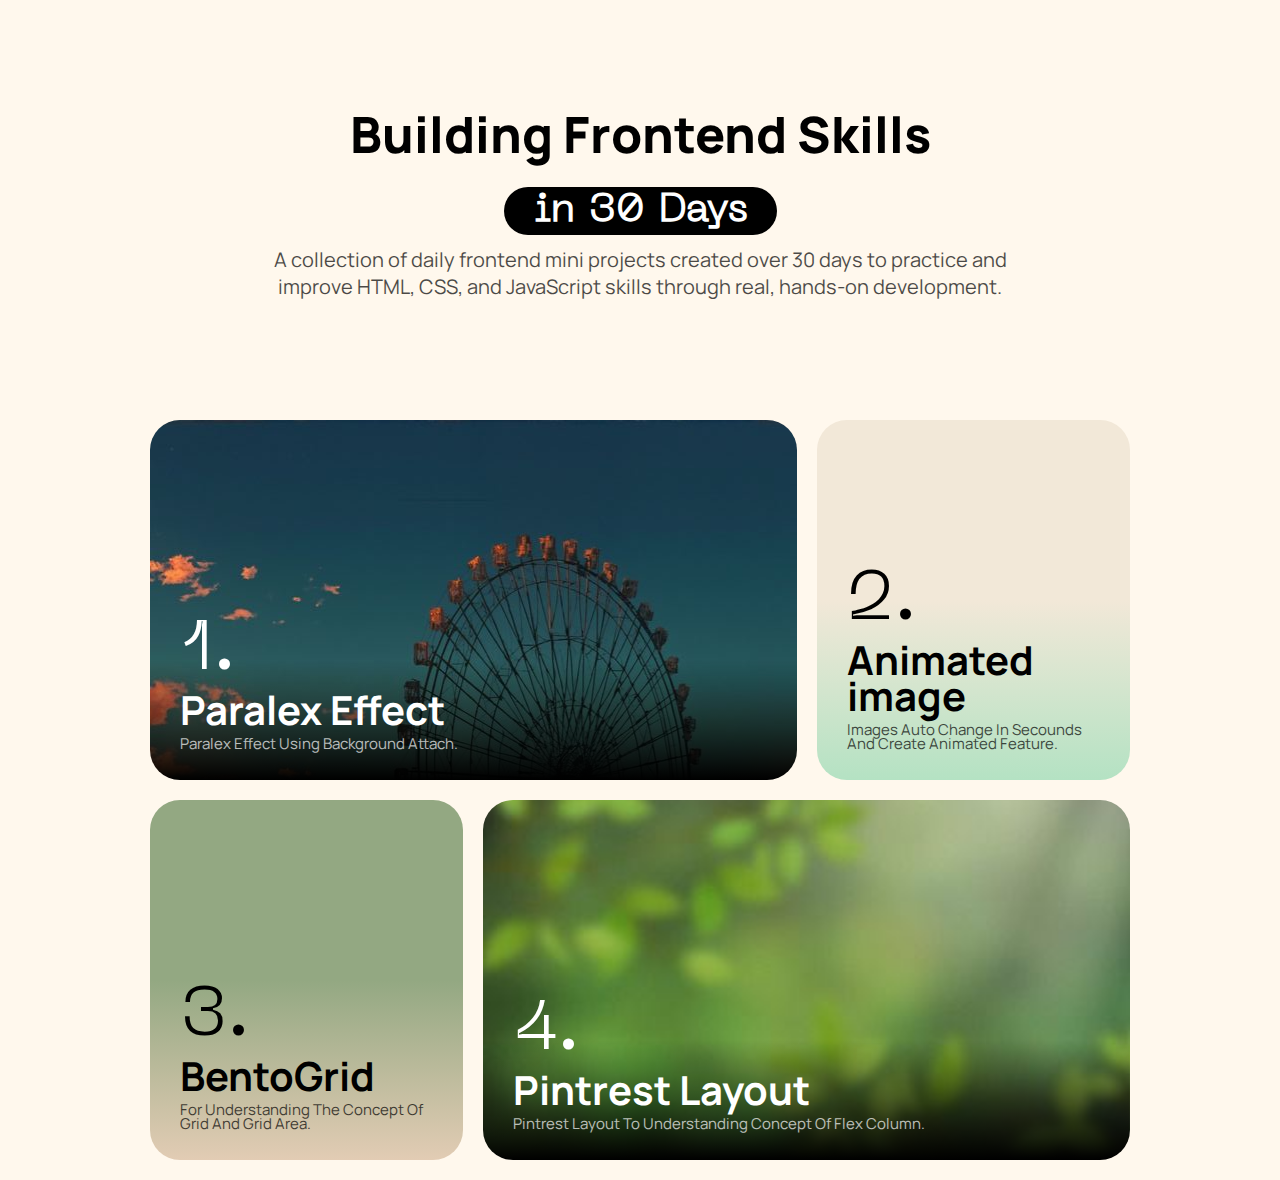
<file: index.html>
<!DOCTYPE html>
<html lang="en">
<head>
    <meta charset="UTF-8">
    <meta name="viewport" content="width=device-width, initial-scale=1.0">
    <title>Daily Projects by Anuj</title>
    <link rel="stylesheet" href="style.css">
</head>
<body>
    <main>
        <section class="section1">
            <h1>Building Frontend Skills <br><span>in 30 Days</span></h1>
            <p>A collection of daily frontend mini projects created over 30 days to practice and improve HTML, CSS, and JavaScript skills through real, hands-on development.</p>
        </section>
        <section class="section2">
            <a href="./ParalexEffect/index.html" target="_blank" class="box box1">
                <span>1.</span> <br> <h3>Paralex Effect</h3> <br> <p>Paralex effect using Background attach.</p>
            </a>
            <a href="./animated-images/index.html" target="_blank" class="box box2">
                <span>2.</span> <br> <h3>Animated image</h3> <br> <p>Images auto change in secounds and create animated feature.</p>
            </a>
            <a href="./BentoGrid/index.html" target="_blank" class="box box3">
                <span>3.</span> <br> <h3>BentoGrid</h3> <br> <p>for understanding the concept of grid and grid area.</p>
            </a>
            <a href="./Pintrest-layout/index.html" target="_blank" class="box box4">
                <span>4.</span> <br> <h3>Pintrest Layout</h3> <br> <p>Pintrest layout to understanding concept of flex column.</p>
            </a>
        </section>
    </main>
</body>
</html>
</file>
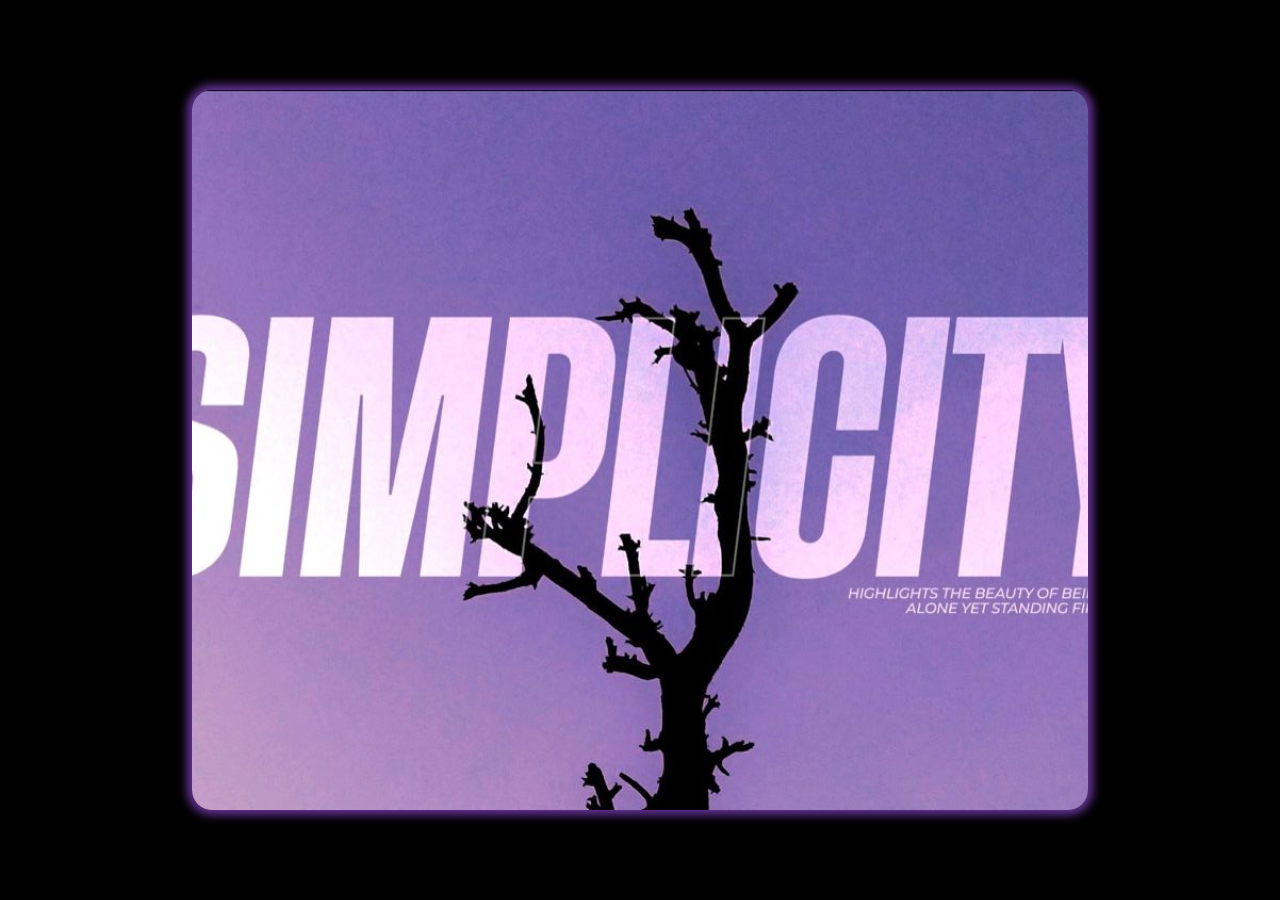
<file: animated-images/index.html>
<!DOCTYPE html>
<html lang="en">
<head>
    <meta charset="UTF-8">
    <meta name="viewport" content="width=device-width, initial-scale=1.0">
    <title>Animated image section</title>
    <link rel="stylesheet" href="style.css">
</head>
<body>
    <main>
        <div class="images"></div>
    </main>
</body>
</html>
</file>
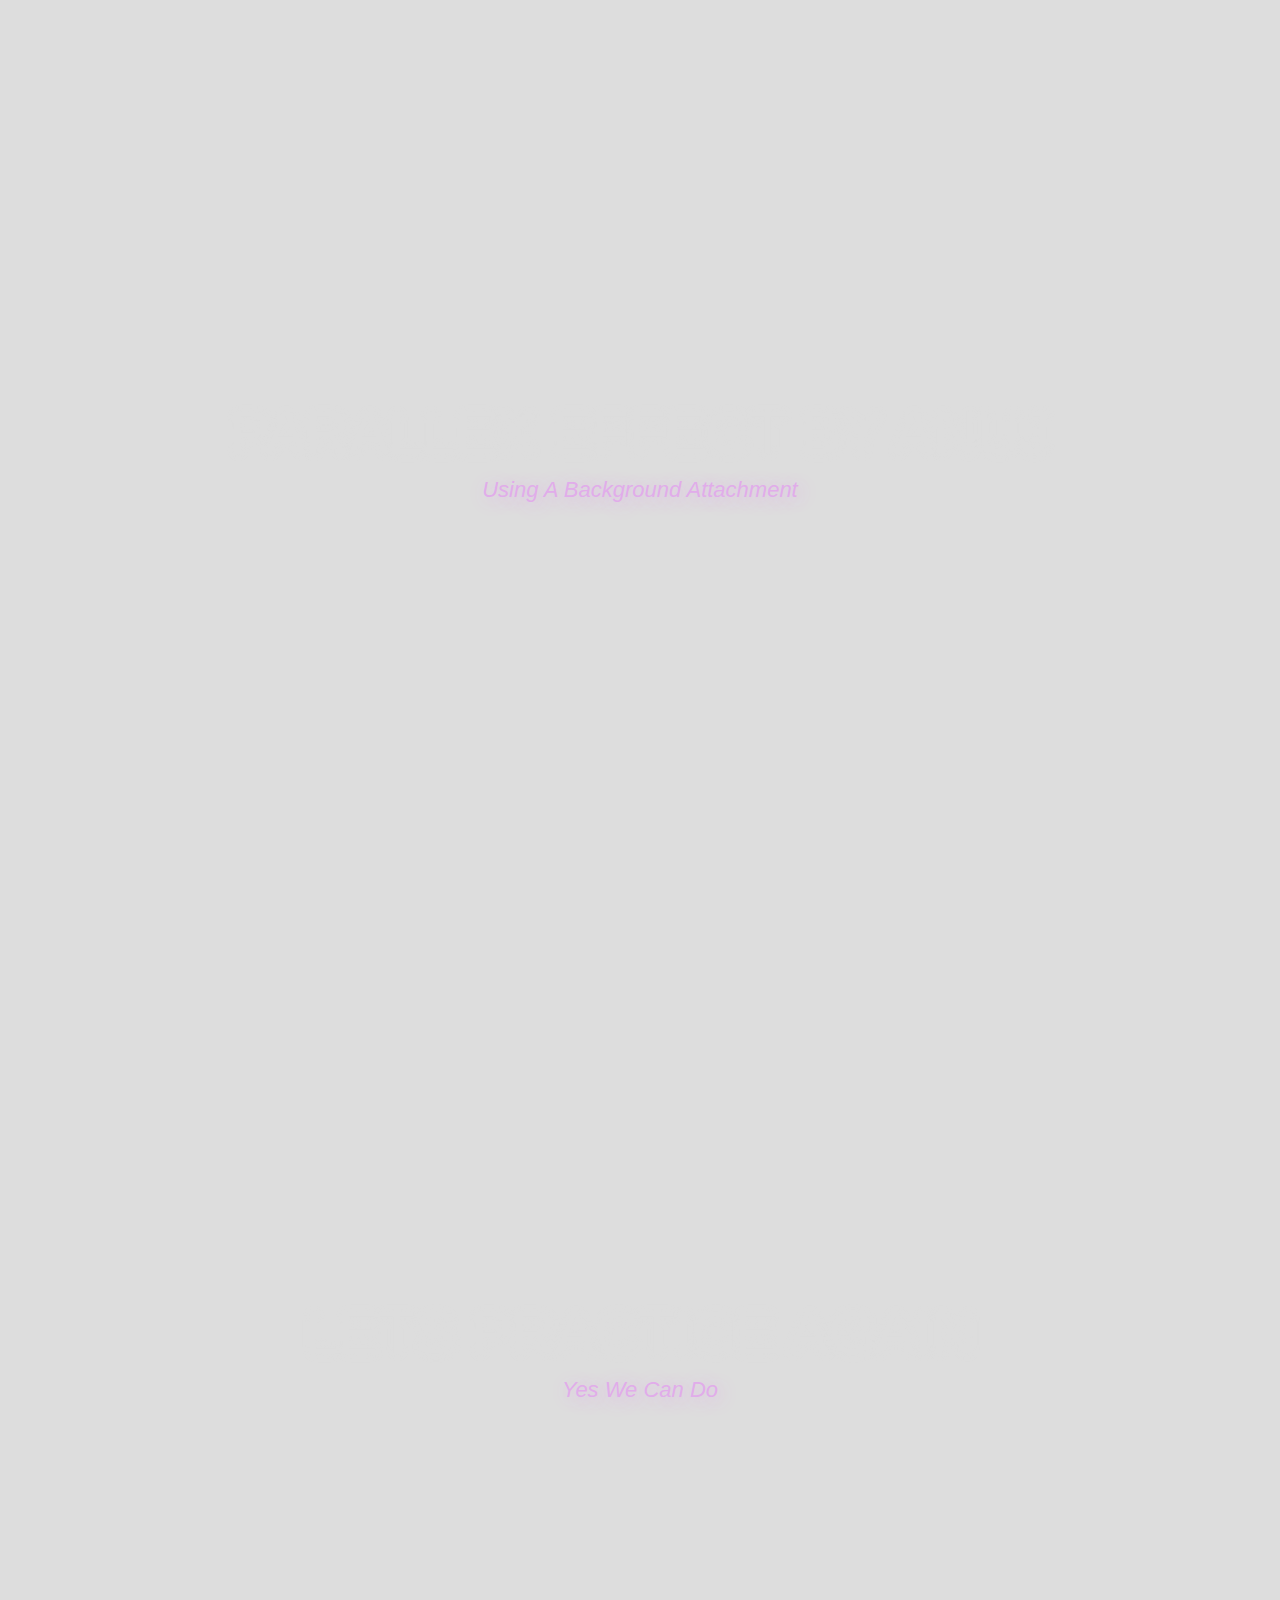
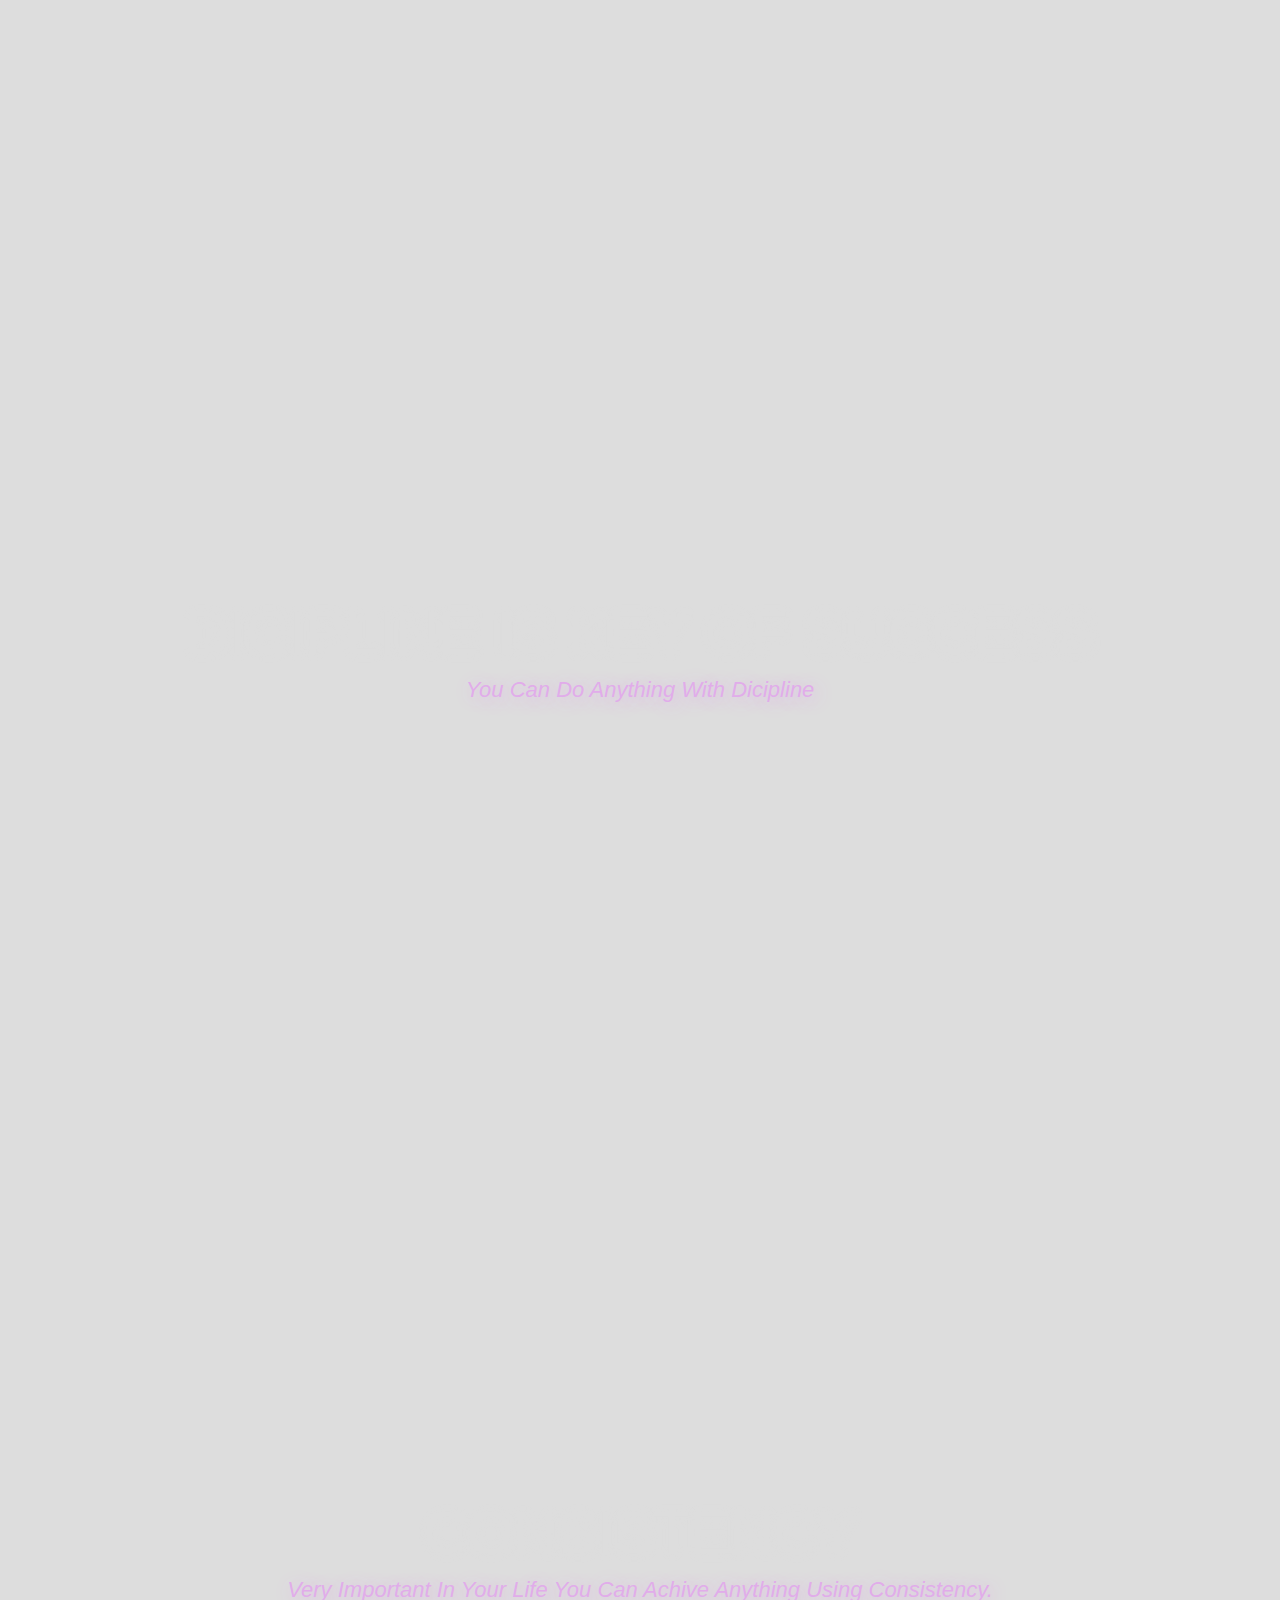
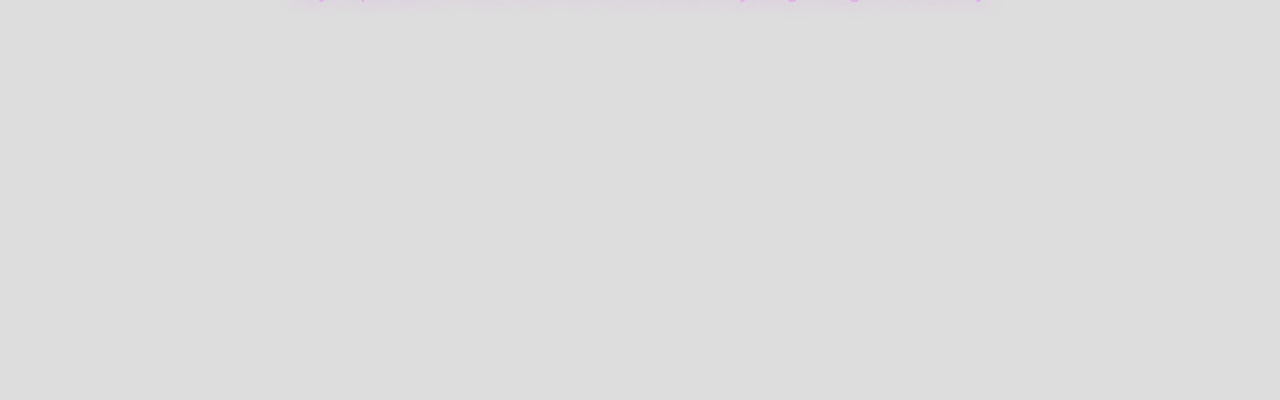
<file: ParalexEffect/index.html>
<!DOCTYPE html>
<html lang="en">
<head>
    <meta charset="UTF-8">
    <meta name="viewport" content="width=device-width, initial-scale=1.0">
    <title>Paralex Effect</title>
    <link rel="stylesheet" href="style.css">
</head>
<body>
    <section class="sectionn-1">
        <h1>Parallex Effect by Anuj</h1>
        <p>using a background Attachment</p>
    </section>
    <section class="sectionn-2">
        <h1>lets practice again</h1>
        <p>yes we can do</p>
    </section>
    <section class="sectionn-3">
        <h1>Dicipline is key of Success</h1>
        <p>you can do anything with Dicipline</p>
    </section>
    <section class="sectionn-4">
        <h1>Consistency</h1>
        <p>very important in your life you can achive anything using Consistency.</p>
    </section>
</body>
</html>
</file>
<file: style.css>
@font-face {
    font-family: one;
    src: url(./fonts/Manrope-VariableFont_wght.woff2);
}
@font-face {
    font-family: two;
    src: url(./fonts/NeueMachina-Light.woff2);
}
@font-face {
    font-family: three;
    src: url(./fonts/NeueMachina-Regular.woff2);
}
@font-face {
    font-family: four;
    src: url(./fonts/NeueMachina-Ultrabold.woff2);
}
* {
    padding: 0;
    margin: 0;
    box-sizing: border-box;
}
html, body {
    width: 100%;
    height: 100%;
    font-size: 10px;
}
main {
    width: 100%;
    /* height: 100%; */
    background-color: #FFF8ED;
}
.section1 {
    width: 100%;
    display: flex;
    align-items: center;
    justify-content: center;
    flex-direction: column;
    text-align: center;
    padding: 10rem 0;
    gap: 1rem;
}
.section1 h1 {
    font-family: 'one';
    font-size: 5rem;
    font-weight: 800;
}
.section1 h1 span {
    font-family: 'two';
    color: rgb(255, 255, 255);
    background-color: #000000;
    padding: 0.5rem 3rem;
    font-size: 4rem;
    border-radius: 50px;
}
.section1 p {
    font-size: 2rem;
    font-family: 'one';
    opacity: .7;
    width: 60%;
}
.section2 {
    width: 100%;
    /* height: 100vh; */
    /* background-color: green; */
    display: grid;
    grid-template-rows: 1fr 1fr;
    grid-template-columns: repeat(3, 1fr);
    gap: 2rem;
    grid-template-areas: "topone topone toptwo"
                         "botone bottwo bottwo"
    ;
    padding: 2rem 15rem;
}
.box {
    border-radius: 3rem;
    /* border: 2px solid red; */
    text-decoration: none;
    color: #ffffff;
    display: flex;
    flex-direction: column;
    justify-content: flex-end;
    padding: 3rem;
    padding-top: 15rem;
    line-height: 0.9;
}
.box span {
    font-size: 7rem;
    font-family: 'two';
    font-weight: 500;
}
.box h3 {
    font-size: 4rem;
    font-family: 'one';
}
.box p {
    font-size: 1.5rem;
    font-family: 'one';
    opacity: 0.7;
    text-transform: capitalize;
}
.box1 {
    background-repeat: no-repeat;
    background-image: linear-gradient(transparent, transparent, transparent, black), url(./animated-images/images/some.jpeg);
    grid-area: topone;   
}
.box2 {
    background-repeat: no-repeat;
    background-color: #F2E8D8;
    background-image: linear-gradient(transparent, transparent, rgb(180, 226, 195));
    grid-area: toptwo;   
    color: black;
}
.box3 {
    background-repeat: no-repeat;
    background-color: #93a882;
    background-image: linear-gradient(transparent, transparent, rgb(226, 204, 180));
    grid-area: botone;
    color: #000000;
}
.box4 {
    background-repeat: no-repeat;
    background-image: linear-gradient(transparent, transparent, transparent, black), url(./animated-images/images/layoutbg.jpeg);
    background-size: cover;
    background-position: center;
    color: #fff;
    grid-area: bottwo;
}

@media (max-width: 600px) {
    .section2 {
        grid-template-rows: auto auto 1fr 1fr;
        grid-template-columns: 1fr;
        gap: 2rem;
        padding: 2rem 2rem;

        grid-template-areas: 
        "topone"
        "toptwo"
        "botone"
        "bottwo";
    }
    .section1 {
        padding: 5rem 0;
    }
    .section1 p {
        width: 90%;
    }
    .box1 {
        position: sticky;
        top: 20px;
    }
    .box2 {
        position: sticky;
        top: 70px;
    }
    .box3 {
        position: sticky;
        top: 120px;
    }
    .box4 {
        position: sticky;
        top: 170px;
    }
}
</file>
<file: animated-images/style.css>
* {
    padding: 0;
    margin: 0;
    box-sizing: border-box;
}
html, body {
    width: 100%;
    height: 100%;
    background-color: rgb(0, 0, 0);
}
main {
    width: 100%;
    height: 100%;
    background-color: #000;
    display: flex;
    align-items: center;
    justify-content: center;
}
.images {
    width: 70%;
    height: 80vh;
    background-image: url(./images/download.jpeg);
    background-repeat: no-repeat;
    background-position: center;
    background-size: cover;
    border-radius: 20px;
    box-shadow: 0px 0px 10px 5px rebeccapurple;
    animation: cursol 10s linear infinite;
}
@keyframes cursol {
    0% {
        background-image: url("./images/download1.jpeg");
        box-shadow: 0px 0px 10px 5px green;
    }
    20% {
        background-image: url("./images/download2.jpeg");
        box-shadow: 0px 0px 10px 5px rgb(17, 100, 17);
    }
    40% {
        background-image: url("./images/download1.jpeg");
        box-shadow: 0px 0px 10px 5px rgb(150, 103, 0);
    }
    60% {
        background-image: url("./images/Horse-and-BMW.jpeg");
        box-shadow: 0px 0px 10px 5px rgb(7, 129, 173);
    }
    80% {
        background-image: url("./images/some.jpeg");
        box-shadow: 0px 0px 10px 5px rgb(158, 1, 71);
    }
    100% {
        background-image: url("./images/download.jpeg");
        box-shadow: 0px 0px 10px 5px rebeccapurple;
    }
}
</file>
<file: ParalexEffect/style.css>
* {
    padding: 0;
    margin: 0;
    box-sizing: border-box;
    font-family: Arial, Helvetica, sans-serif;
}
html, body {
    width: 100%;
    height: 100%;
    background-color: #ddd;
}
section {
    width: 100%;
    height: 100%;
    display: grid;
    place-content: center;
    text-align: center;
}
section h1 {
    font-size: 60px;
    font-weight: 400;
    color: #ddd;
    text-shadow: 1px 1px 10px #ddd;
    text-transform: uppercase;
}
section p {
    padding-top: 10px;
    font-style: italic;
    font-size: 22px;
    text-transform: capitalize;
    color: rgb(225, 172, 234);
    text-shadow: 3px 3px 20px rgb(225, 172, 234);
}
.sectionn-1 {
    background-image: url('https://i.pinimg.com/1200x/26/3f/bc/263fbc4027471a615c3ae4fade98f830.jpg');
    background-repeat: no-repeat;
    background-size: cover;
    background-position: center;
    background-attachment: fixed;
}
.sectionn-2 {
    background-image: url('https://i.pinimg.com/1200x/73/b2/ed/73b2ed1b76623c2efe924ac32a61c17e.jpg');
    background-size: cover;
    background-repeat: no-repeat;
    background-position: center;
    background-attachment: fixed;
}
.sectionn-3 {
    background-image: url('https://i.pinimg.com/736x/37/57/ed/3757edb32fb0a023047a4ea8fdeb0163.jpg');
    background-size: cover;
    background-repeat: no-repeat;
    background-position: center;
    background-attachment: fixed;
}
.sectionn-4 {
    background-image: url('https://i.pinimg.com/736x/2e/30/92/2e309231271bdc7d344da6f8939abcc8.jpg');
    background-size: cover;
    background-repeat: no-repeat;
    background-position: center;
    background-attachment: fixed;
}
</file>
